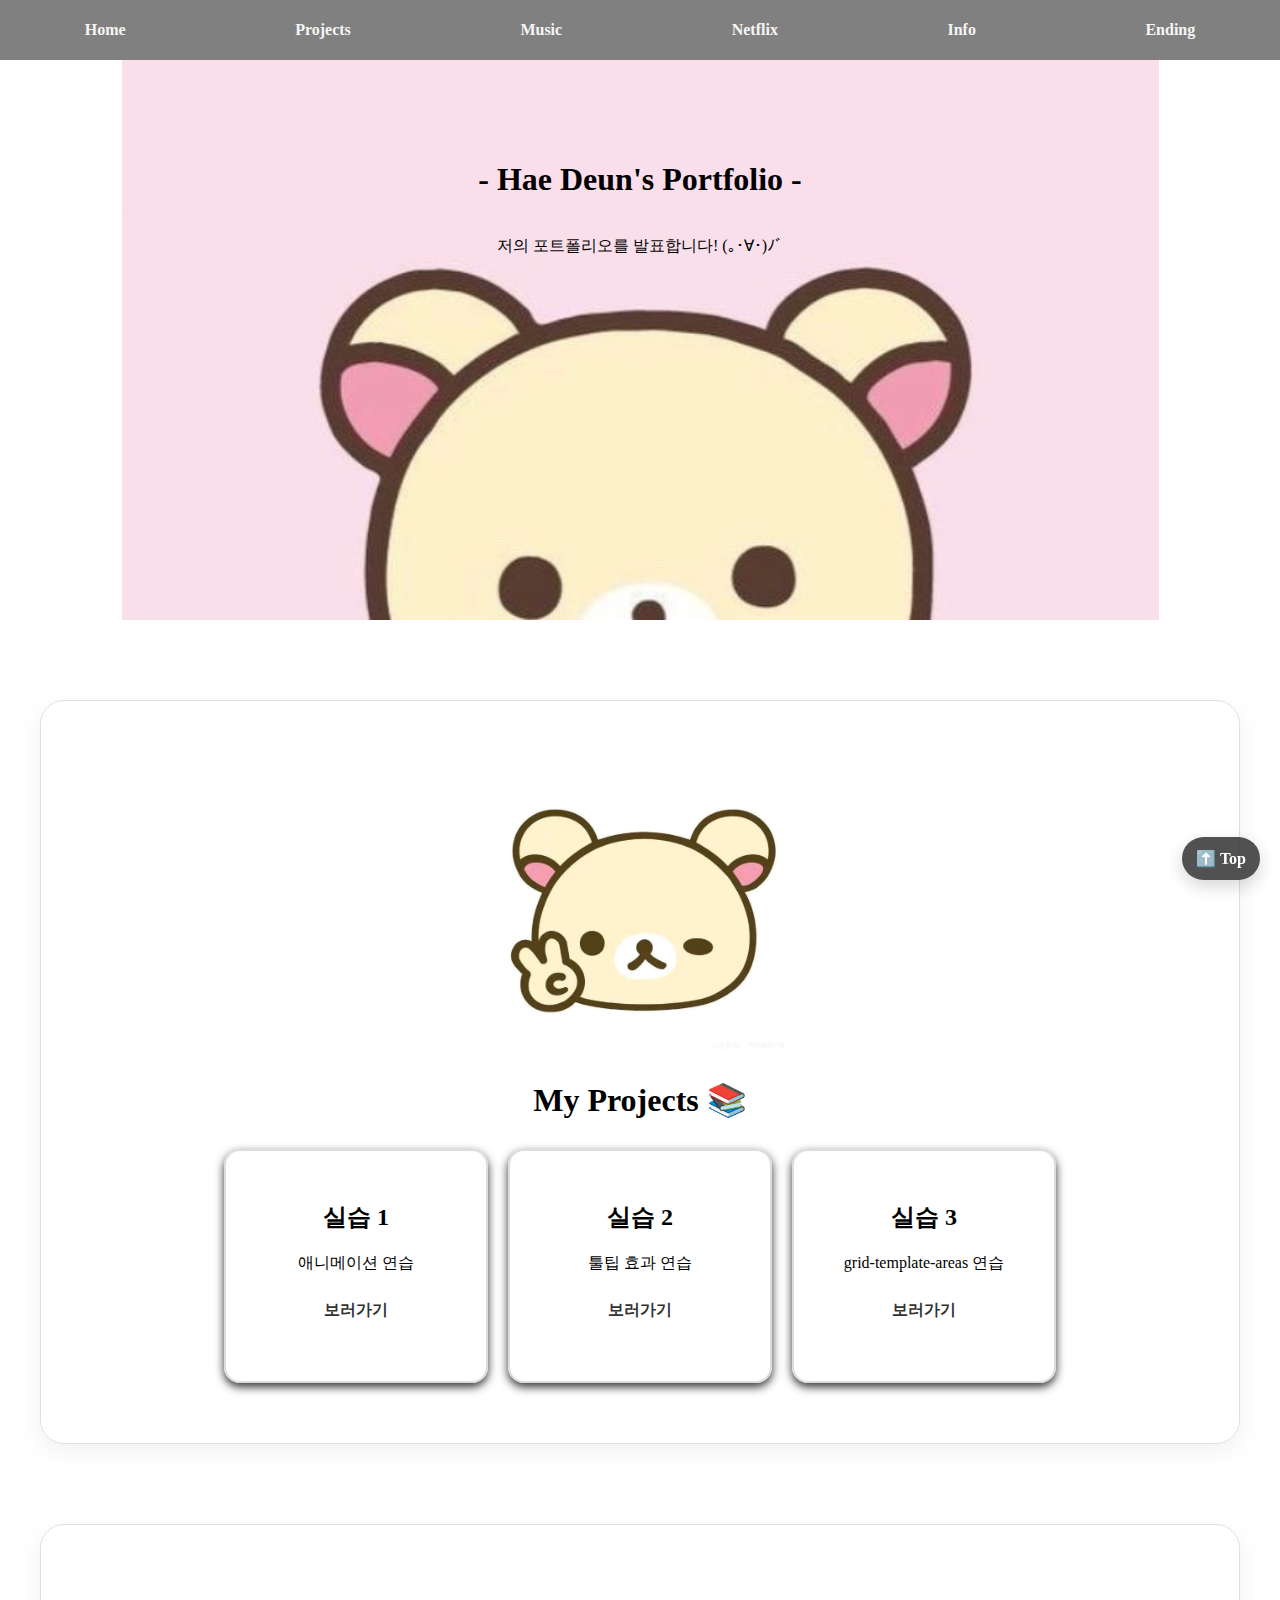
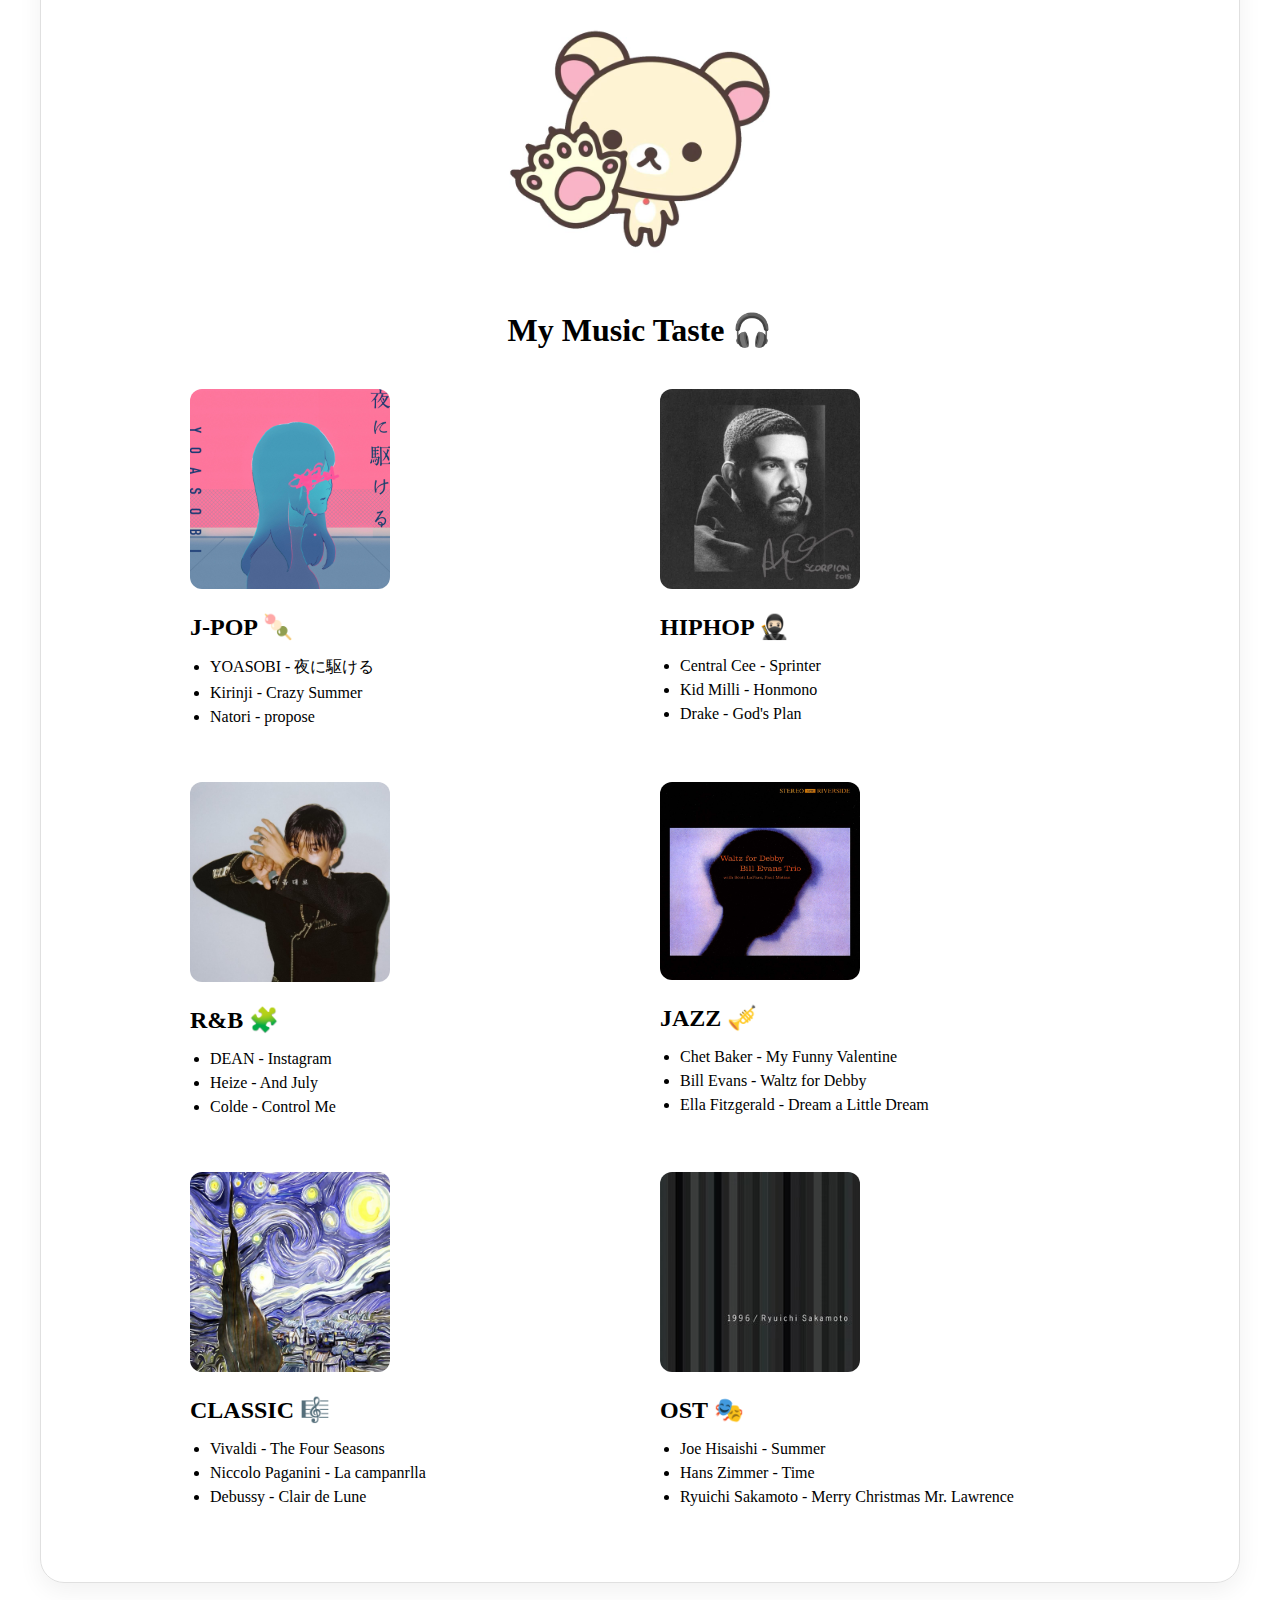
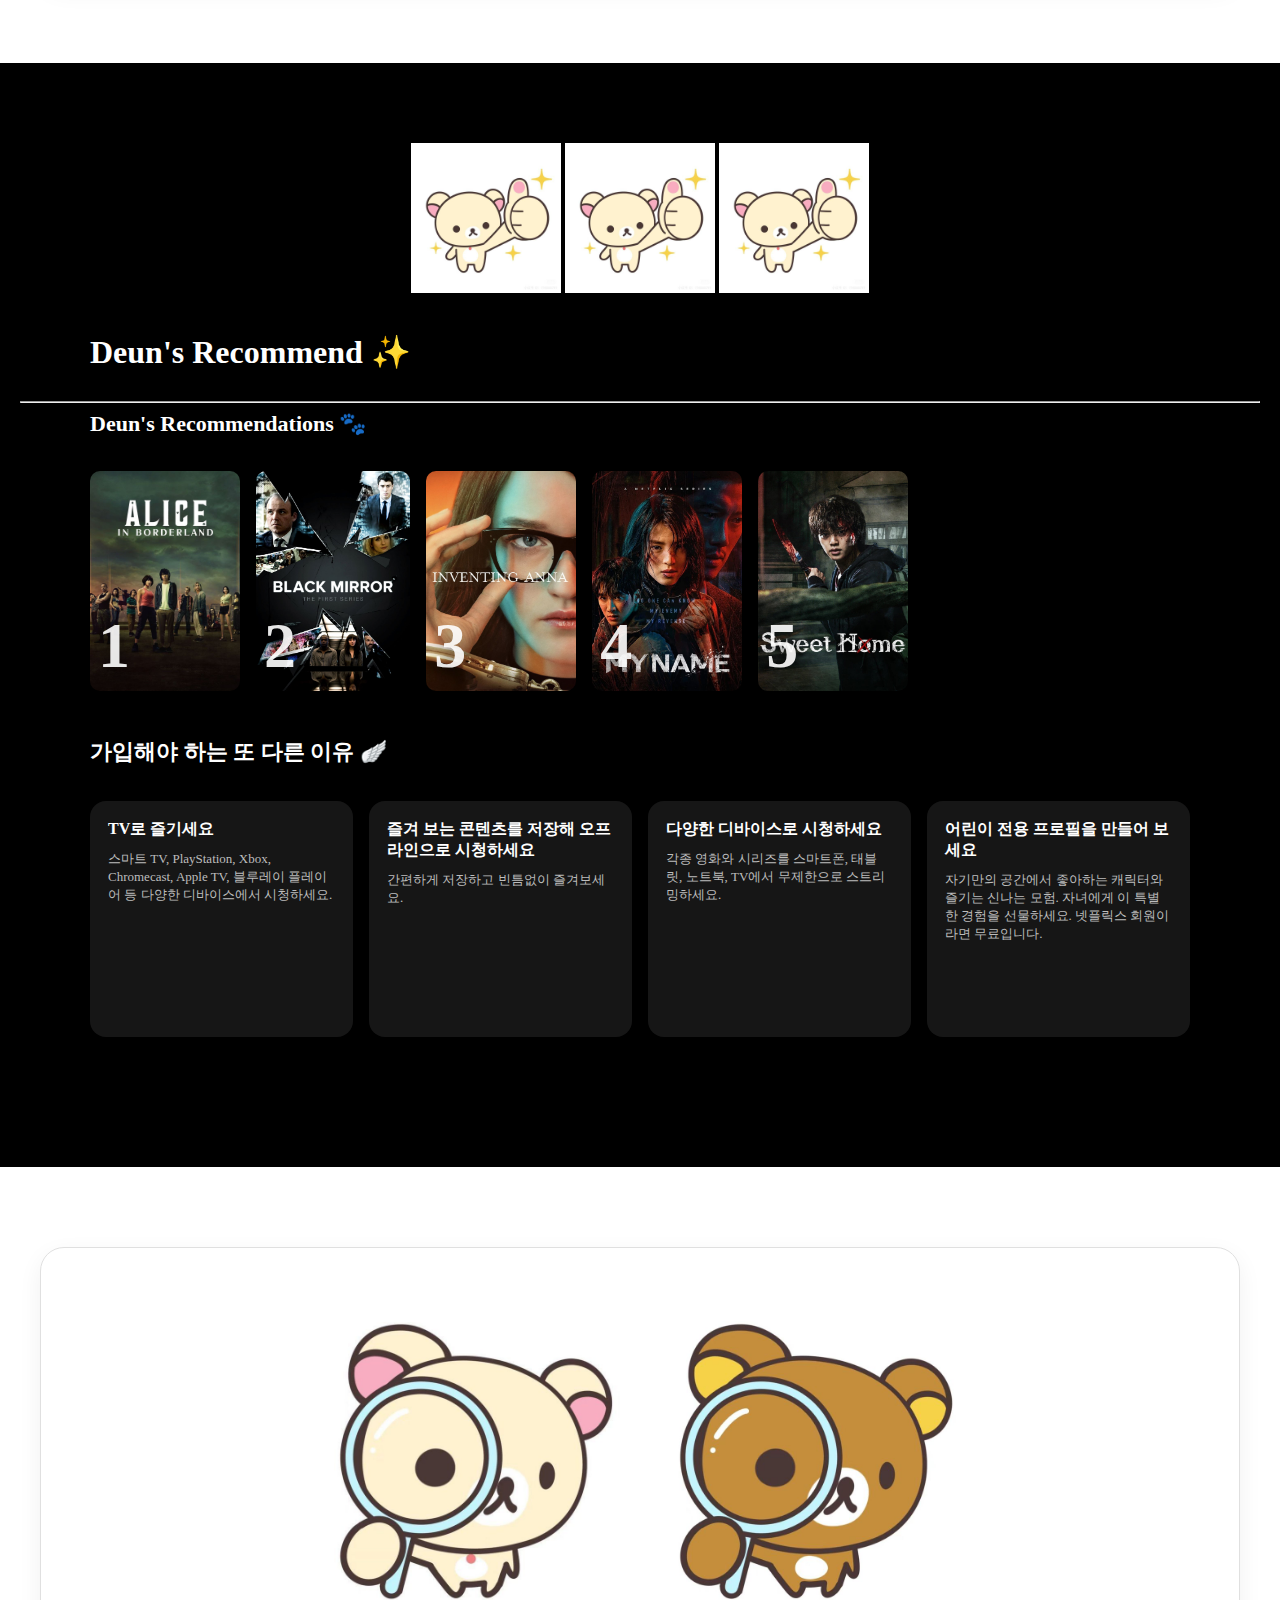
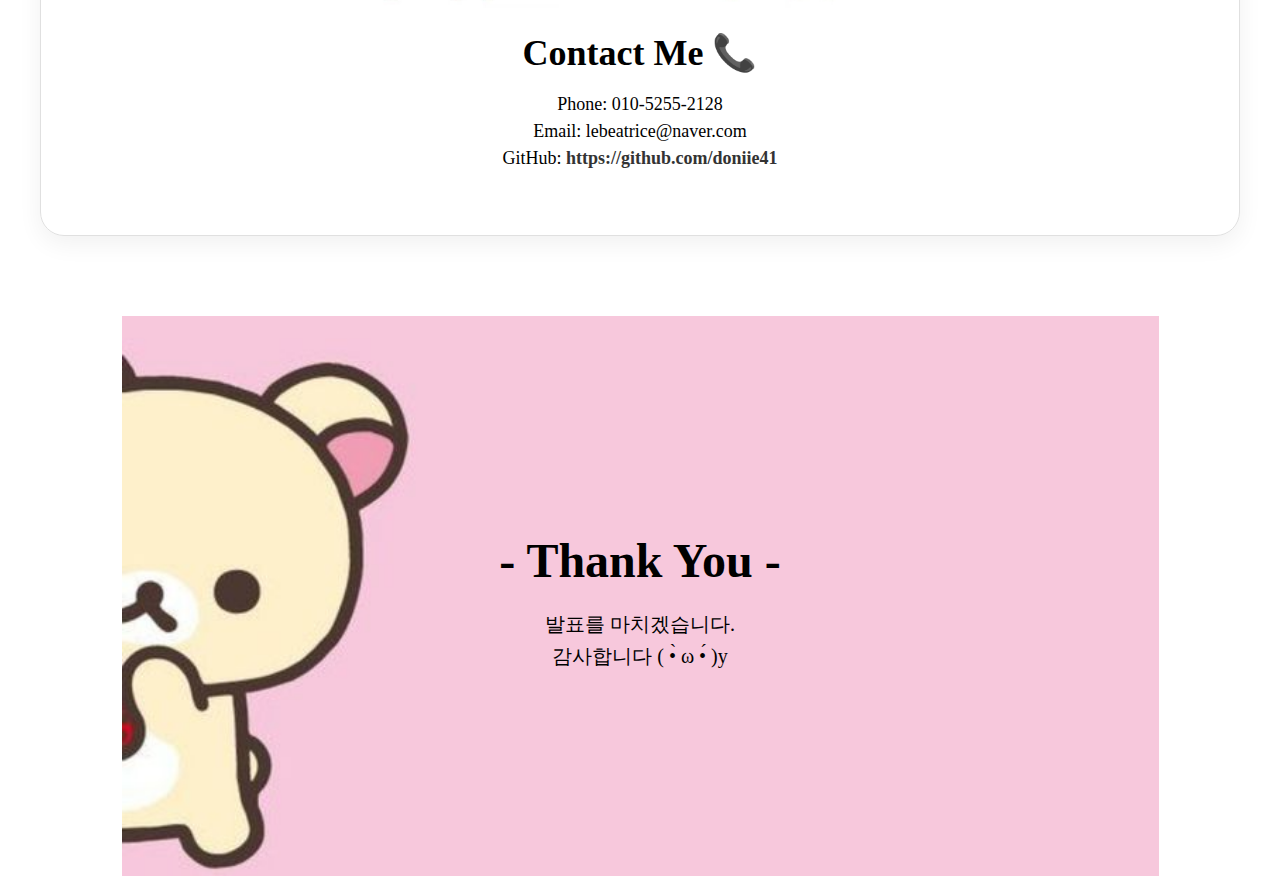
<file: index.html>
<!DOCTYPE html>
<html lang="en">
<head>
    <meta charset="UTF-8">
    <meta name="viewport" content="width=device-width, initial-scale=1.0">
    <title> Deuni Project </title>
    <link rel="stylesheet" href="style.css">
</head>

<body>
<!------------ nav 바 ------------->
    <div id="top"></div>
    <nav>
      <ul class="nav-menu">
        <li> <a href="#home">Home</a> </li>
        <li> <a href="#projects">Projects</a> </li>
        <li> <a href="#music">Music</a> </li>
        <li><a href="#netflix">Netflix</a></li>
        <li> <a href="#info">Info</a> </li>
        <li> <a href="#ending">Ending</a> </li>
      </ul>
    </nav>
<!------------ 시작 페이지 ------------->
    <section id="home" class="kuma">
        <h1>- Hae Deun's Portfolio -</h1>
        <p>저의 포트폴리오를 발표합니다! (｡･∀･)ﾉﾞ</p>
    </section>

<!------------ 2번 페이지 ------------->
   <section id="projects" class="projects">
     <img src="images/kuma07.jpg" width="300">
     <h1>My Projects 📚</h1>

    <div class="project-list">
    <div class="project-card">
      <h2>실습 1</h2>
      <p>애니메이션 연습</p>
      <a href="animation03-02.html" target="_blank">보러가기</a>
    </div>

    <div class="project-card">
      <h2>실습 2</h2>
      <p>툴팁 효과 연습</p>
      <a href="과제_툴팁효과.html" target="_blank">보러가기</a>
    </div>

    <div class="project-card">
      <h2>실습 3</h2>
      <p>grid-template-areas 연습</p>
      <a href="과제_grid.html" target="_blank">보러가기</a>
    </div>
  </div>
   </section>

<!------------ 3번 페이지 ------------->
    <section id="music" class="music">
    <img src="images/kuma05.jpg" width="300">
    <h1>My Music Taste 🎧</h1>

  <div class="genre-list">

    <!-- JPOP -->
    <div class="genre">
      <a href="https://youtu.be/by4SYYWlhEs?si=SDXS6bweqxevVte4" target="_blank">
      <img src="images/yoasobi.jpg" width="150" alt="JPOP 앨범"></a>
      <h2>J-POP 🍡</h2>
      <ul>
        <li>YOASOBI - 夜に駆ける</li>
        <li>Kirinji - Crazy Summer</li>
        <li>Natori - propose</li>
      </ul>
    </div>

    <!-- HIPHOP -->
    <div class="genre">
      <a href="https://youtu.be/m1a_GqJf02M?si=VzxnorNlr2p2ZQB6" target="_blank">
      <img src="images/drake.jpg" width="150" alt="HIPHOP 앨범"></a>
      <h2>HIPHOP 🥷🏻</h2>
      <ul>
        <li>Central Cee - Sprinter</li>
        <li>Kid Milli - Honmono</li>
        <li>Drake - God's Plan</li>
      </ul>
    </div>

    <!-- RNB -->
    <div class="genre">
       <a href="https://youtu.be/Rf-ctwR7P-M?si=NFWcLIPi5gQBQDkE" target="_blank">
       <img src="images/colde.jpg" width="150" alt="R&B 앨범"></a>
      <h2>R&B 🧩</h2>
      <ul>
        <li>DEAN - Instagram</li>
        <li>Heize - And July</li>
        <li>Colde - Control Me</li>
      </ul>
    </div>

    <!-- JAZZ -->
    <div class="genre">
        <a href="https://youtu.be/dH3GSrCmzC8?si=P8X8ixwC3zF1yfnd" target="_blank">
        <img src="images/billevans.jpg" width="150" alt="JAZZ 앨범"></a>
      <h2>JAZZ 🎺</h2>
      <ul>
        <li>Chet Baker - My Funny Valentine</li>
        <li>Bill Evans - Waltz for Debby</li>
        <li>Ella Fitzgerald - Dream a Little Dream</li>
      </ul>
    </div>

    <!-- CLASSIC -->
    <div class="genre">
        <a href="https://youtu.be/97_VJve7UVc?si=kM0t1QR0rnRA_3Ry" target="_blank">
        <img src="images/lune.jpg" alt="Classic 앨범"> </a>
      <h2>CLASSIC 🎼</h2>
     <ul>
      <li>Vivaldi - The Four Seasons</li>
      <li>Niccolo Paganini - La campanrlla</li>
      <li>Debussy - Clair de Lune</li>
     </ul>
    </div>

    <!-- OST -->
    <div class="genre">
       <a href="https://youtu.be/1OZDaRhHHyM?si=5Sx3y-ae0rmpgErc" target="_blank">
       <img src="images/Mr.Law.jpg" alt="OST 앨범"> </a>
      <h2>OST 🎭</h2>
     <ul>
      <li>Joe Hisaishi - Summer</li>
      <li>Hans Zimmer - Time</li>
      <li>Ryuichi Sakamoto - Merry Christmas Mr. Lawrence</li>
     </ul>
   </div>

  </div>
</section>

<!------------ 4 페이지 ------------->
   <section id="netflix" class="netflix"> 
    <img src="images/kuma06.jpg" width="150"> <img src="images/kuma06.jpg" width="150"> <img src="images/kuma06.jpg" width="150">
    <br> <br> <br>
    <h1 class="nf-title">Deun's Recommend ✨</h1> <hr>

  <!-- 추천작(지금 뜨는 콘텐츠) -->
  <div class="nf-row">
    <h2 class="nf-row-title">Deun's Recommendations 🐾</h2> <br>

    <div class="nf-cards">
      <!-- 카드 5개 (이미지 + 순위) -->
      <a class="nf-card" href="https://youtu.be/49_44FFKZ1M?si=AJiZOqoszHziyB5S" target="_blank">
      <span class="nf-rank">1</span>
      <img src="images/netflix02.jpg" width="150" height="220" alt="추천 1">
     </a>

      <a class="nf-card" href="https://youtu.be/yef_HfQoBd8?si=I6Ue5Be2zq8GIq_H" target="_blank">
      <span class="nf-rank">2</span>
      <img src="images/netflix03.jpg" width="150" height="220" alt="추천 2">
     </a>

     <a class="nf-card" href="https://youtu.be/65xa8TG2G8o?si=LkkAz-nZKbcRjWnW" target="_blank">
     <span class="nf-rank">3</span>
     <img src="images/netflix04.jpg" width="150" height="220" alt="추천 3">
     </a>

     <a class="nf-card" href="https://youtu.be/MaJ7ZT70ve4?si=9k3gt4Cls7xfTc_w" target="_blank">
     <span class="nf-rank">4</span>
     <img src="images/netflix05.jpg" width="150" height="220" alt="추천 4">
     </a>

     <a class="nf-card" href="https://youtu.be/7rI56NmD33Y?si=ZSsryRfnSo2XQaUi" target="_blank">
     <span class="nf-rank">5</span>
     <img src="images/netflix06.jpg" width="150" height="220" alt="추천 5">
     </a>
  </div> <br> <br> 
  
  <!-- 가입해야 하는 또 다른 이유 -->
  <div class="nf-reasons">
    <h2 class="nf-row-title">가입해야 하는 또 다른 이유 🪽</h2> <br>

    <div class="nf-reason-cards">
     <!-- 이유 카드 4개 -->
     <div class="nf-reason">
     <h3>TV로 즐기세요</h3>
     <p>스마트 TV, PlayStation, Xbox, Chromecast, Apple TV, 블루레이 플레이어 등 다양한 디바이스에서 시청하세요.</p>
     </div>

     <div class="nf-reason">
     <h3>즐겨 보는 콘텐츠를 저장해 오프라인으로 시청하세요</h3>
     <p>간편하게 저장하고 빈틈없이 즐겨보세요.</p>
     </div>

     <div class="nf-reason">
     <h3>다양한 디바이스로 시청하세요</h3>
     <p>각종 영화와 시리즈를 스마트폰, 태블릿, 노트북, TV에서 무제한으로 스트리밍하세요.</p>
     </div>

     <div class="nf-reason">
     <h3>어린이 전용 프로필을 만들어 보세요</h3>
     <p>자기만의 공간에서 좋아하는 캐릭터와 즐기는 신나는 모험. 자녀에게 이 특별한 경험을 선물하세요. 넷플릭스 회원이라면 무료입니다.</p>
     </div>
 </div>
</section>

<!------------ 5 페이지 ------------->
   <section id="info" class="info">

    <div class="info-imgs">
    <img class="kumawhite" src="images/kuma03.jpg" width="300"> 
    <img class="kumabrown" src="images/kuma04.jpg" width="300">
    </div>
    
    <h1>Contact Me 📞</h1>
    <p>Phone: 010-5255-2128</p>
    <p>Email: lebeatrice@naver.com</p>
    <p>GitHub: <a href="https://github.com/doniie41" target="_blank">https://github.com/doniie41</a></p>
</section>

<!------------ 마무리 페이지 ------------->
   <section id="ending" class="ending">
   <div class="ending-inner">
    <h1>- Thank You -</h1>
    <p>발표를 마치겠습니다.<br>감사합니다 ( •̀ ω •́ )y</p>
  </div>
</section> 
<!-- 맨 위로 올리기 버튼 -->
  <a href="#top" class="to-top">⬆️ Top</a>
</body>
</html>
</file>
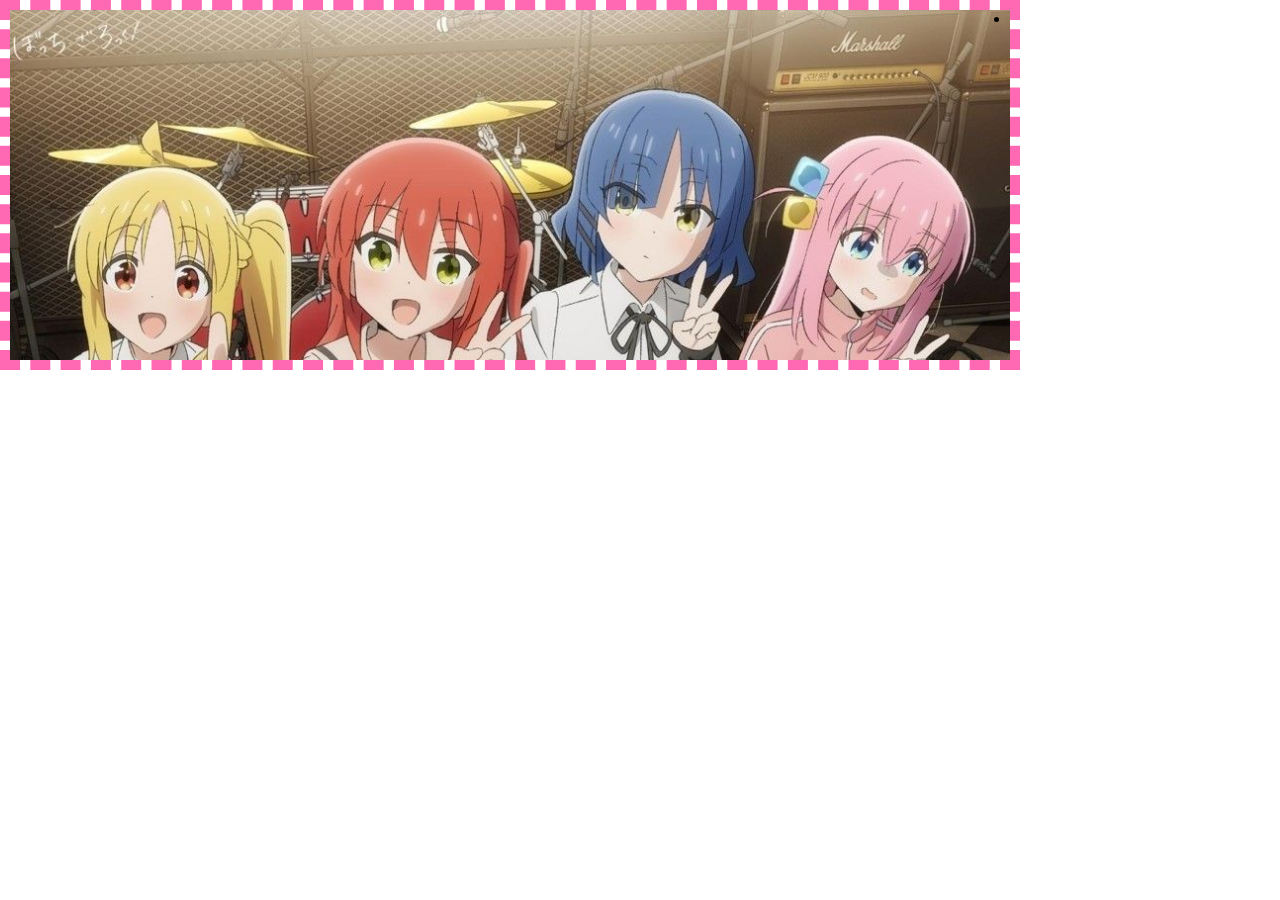
<file: animation03-02.html>
<!DOCTYPE html>
<html lang="en">
<head>
    <meta charset="UTF-8">
    <meta name="viewport" content="width=device-width, initial-scale=1.0">
    <title> animation03 </title>
    <style>
        *{
            margin: 0;
            padding: 0;
        }
        section{
            border: dashed 10px hotpink;
            overflow: hidden;
            width: 1000px;
        }
        ul{
            display: flex;
            width: 4000px;
            height: 350px;
            animation: slideAni 8s infinite ease-in-out;
        }
        li{
            width: 1000px;
            height: 350px;
        }
        li:nth-child(1){
            background: url(../images/anima01.jpg);
            background-size: cover;
        }
        li:nth-child(2){
            background: url(../images/anima02.jpg);
            background-size: cover;
        }
        li:nth-child(3){
            background: url(../images/anima03.jpg);
            background-size: cover;
        }
        li:nth-child(4){
            background: url(../images/anima04.jpg);
            background-size: cover;
        }
        @keyframes slideAni {
            0%{ transform: translate(0); }
            25% { transform: translate(-1000px);}
            50% { transform: translate(-2000px);}
            75% { transform: translate(-3000px);}
            100% { transform: translate(0);}
        }
    </style>
</head>
<body>
    <section> 
        <ul>
            <li></li>
            <li></li>
            <li></li>
            <li></li>
        </ul>
    </section>
</body>
</html>
</file>
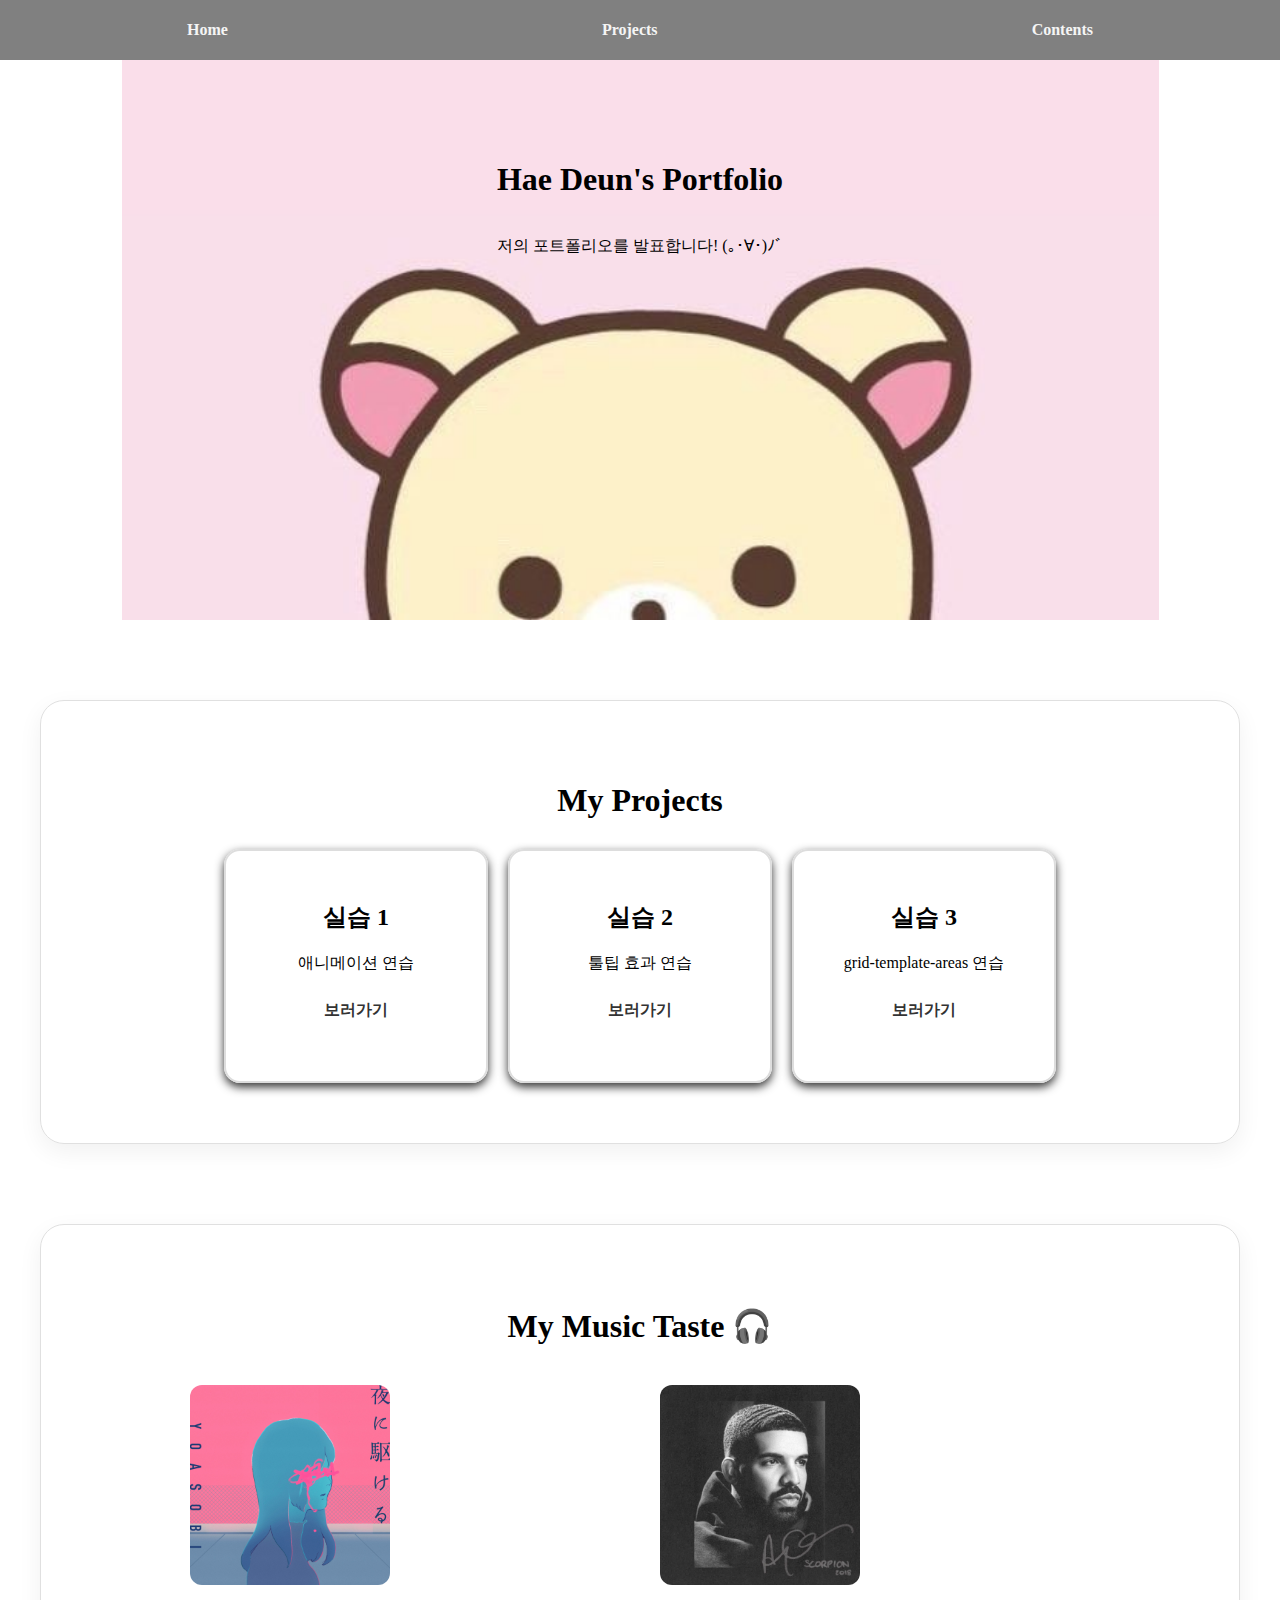
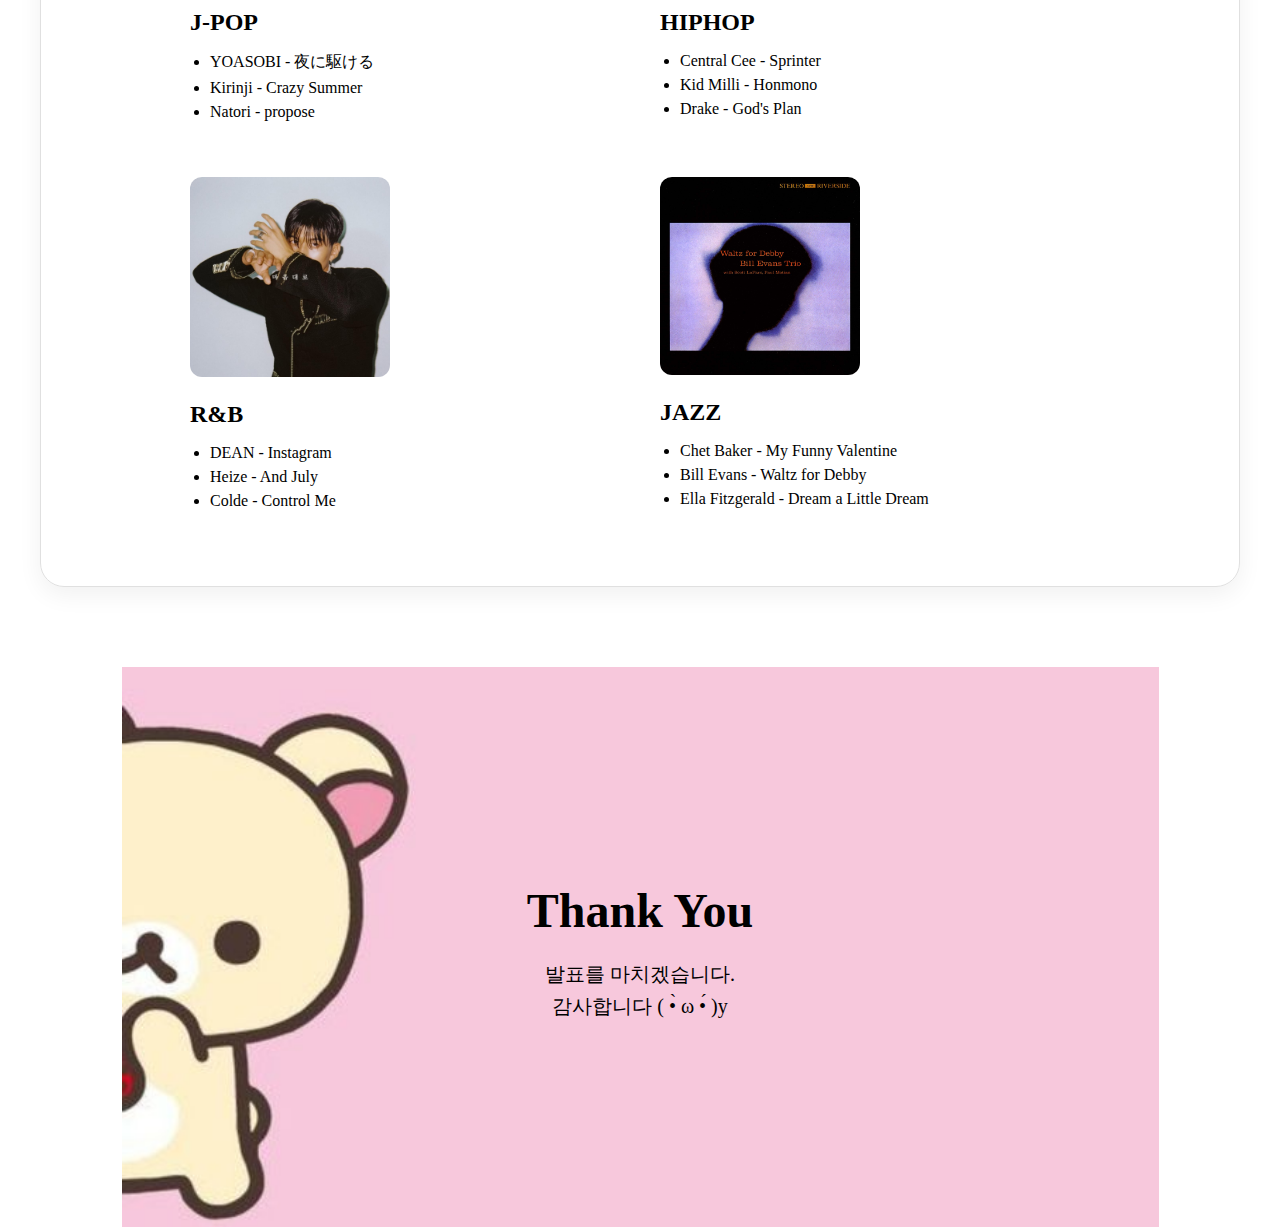
<file: Deun01.html>
<!DOCTYPE html>
<html lang="en">
<head>
    <meta charset="UTF-8">
    <meta name="viewport" content="width=device-width, initial-scale=1.0">
    <title> Deuni Project </title>
    <style>
        body{
            margin: 0;
        }
        /* nav */
        nav{
            height: 60px;
            position: relative;
            background-color: grey;
        }
        .nav-menu {
        list-style: none;          
        margin: 0;
        padding: 0;
        display: flex;            
        justify-content: space-around;
        align-items: center;       
        height: 100%;
        }
        .nav-menu li {
        margin: 0 20px;
        }
        .nav-menu a {
        text-decoration: none;     
        color: whitesmoke;
        font-weight: bold;
        } 
        /* section 123 */
        section {
        padding: 80px 20px;
        text-align: center;
        }
        /* 1 페이지 */
        .kuma{
          background-image: url(../images/kuma.jpg);
          background-repeat: no-repeat;
          background-position: center;
          background-size: contain;

          height: 400px;
          display: flex;
          flex-direction: column;
          /* justify-content: center; */
          align-items: center;
          text-align: center;
        }
        /* 2 페이지 */
        .projects {
        padding: 40px;
        text-align: center;
        }

        .project-list {
        display: flex;
        justify-content: center;
        gap: 20px;
        margin-top: 30px;
        } 

        .project-card {
        border: 2px solid #ddd;
        border-radius: 16px;
        padding: 30px;
        width: 200px;
        height: 170px;
        box-shadow: 0 4px 10px #333;
        }

        .project-card a {
        display: inline-block;
        margin-top: 10px;
        text-decoration: none;
        color: #333;
        font-weight: bold;
        }
        /* 3 페이지 */
        .genre-list {
        display: grid;
        grid-template-columns: repeat(2, 1fr); /* ⭐ 한 줄에 두 장르 */
        gap: 40px;
        max-width: 900px;
        margin: 40px auto 0;
        }

        .genre {
        text-align: left;
        }

       .genre img {
       width: 100%;
       max-width: 200px;
       border-radius: 12px;
       margin-bottom: 10px;
       }

       .genre h2 {
       margin: 10px 0;
       }

       .genre ul {
       padding-left: 20px;
       }

       .genre li {
       margin-bottom: 6px;
       }
      /* 4 페이지 */
       .ending {
       background-image: url(../images/kuma02.jpg);
       background-repeat: no-repeat;
       background-position: center;
       background-size: contain;
       height: 400px;
       display: flex;
       justify-content: center;
       align-items: center;
       }

       .ending-inner {
       text-align: center;
       }

       .ending h1 {
       font-size: 48px;
       margin-bottom: 20px;
       }

       .ending p {
       font-size: 20px;
       line-height: 1.6;
       }
      /* 그 외 꾸미기 .... */
      .projects,
      .contents {
      border: 1.5px solid #e0e0e0;
      border-radius: 24px;
      margin: 80px 40px;
      padding: 60px 40px;
      box-shadow: 0 8px 24px rgba(0, 0, 0, 0.06);
      }
    </style>

</head>
<body>
    <nav>
      <ul class="nav-menu">
        <li> <a href="#home">Home</a> </li>
        <li> <a href="#projects">Projects</a> </li>
        <li> <a href="#contents">Contents</a> </li>
      </ul>
    </nav>
<!------------ 1번 페이지 ------------->
    <section id="home" class="kuma">
        <h1>Hae Deun's Portfolio</h1>
        <p>저의 포트폴리오를 발표합니다! (｡･∀･)ﾉﾞ</p>
    </section>

<!------------ 2번 페이지 ------------->
   <section id="projects" class="projects">
     <h1>My Projects</h1>

    <div class="project-list">
    <div class="project-card">
      <h2>실습 1</h2>
      <p>애니메이션 연습</p>
      <a href="animation03-02.html" target="_blank">보러가기</a>
    </div>

    <div class="project-card">
      <h2>실습 2</h2>
      <p>툴팁 효과 연습</p>
      <a href="과제_툴팁효과.html" target="_blank">보러가기</a>
    </div>

    <div class="project-card">
      <h2>실습 3</h2>
      <p>grid-template-areas 연습</p>
      <a href="과제_grid.html" target="_blank">보러가기</a>
    </div>
  </div>
   </section>

<!------------ 3번 페이지 ------------->
    <section id="contents" class="contents">
    <h1>My Music Taste 🎧</h1>

     <div class="genre-list">

    <!-- JPOP -->
    <div class="genre">

      <a href="https://youtu.be/by4SYYWlhEs?si=SDXS6bweqxevVte4" target="_blank">
      <img src="../images/yoasobi.jpg" width="150" alt="JPOP 앨범"></a>
      <h2>J-POP</h2>
      <ul>
        <li>YOASOBI - 夜に駆ける</li>
        <li>Kirinji - Crazy Summer</li>
        <li>Natori - propose</li>
      </ul>
    </div>

    <!-- HIPHOP -->
    <div class="genre">
      <a href="https://youtu.be/m1a_GqJf02M?si=VzxnorNlr2p2ZQB6" target="_blank">
      <img src="../images/drake.jpg" width="150" alt="HIPHOP 앨범"></a>
      <h2>HIPHOP</h2>
      <ul>
        <li>Central Cee - Sprinter</li>
        <li>Kid Milli - Honmono</li>
        <li>Drake - God's Plan</li>
      </ul>
    </div>

    <!-- RNB -->
    <div class="genre">
       <a href="https://youtu.be/Rf-ctwR7P-M?si=NFWcLIPi5gQBQDkE" target="_blank">
       <img src="../images/colde.jpg" width="150" alt="R&B 앨범"></a>
      <h2>R&B</h2>
      <ul>
        <li>DEAN - Instagram</li>
        <li>Heize - And July</li>
        <li>Colde - Control Me</li>
      </ul>
    </div>

    <!-- JAZZ -->
    <div class="genre">
        <a href="https://youtu.be/dH3GSrCmzC8?si=P8X8ixwC3zF1yfnd" target="_blank">
        <img src="../images/billevans.jpg" width="150" alt="JAZZ 앨범"></a>
      <h2>JAZZ</h2>
      <ul>
        <li>Chet Baker - My Funny Valentine</li>
        <li>Bill Evans - Waltz for Debby</li>
        <li>Ella Fitzgerald - Dream a Little Dream</li>
      </ul>
    </div>
  </div>
</section>

<!------------ 4번 페이지 ------------->
   <section id="ending" class="ending">
   <div class="ending-inner">
    <h1>Thank You</h1>
    <p>발표를 마치겠습니다.<br>감사합니다 ( •̀ ω •́ )y</p>
  </div>
</section> 

</body>
</html>
</file>
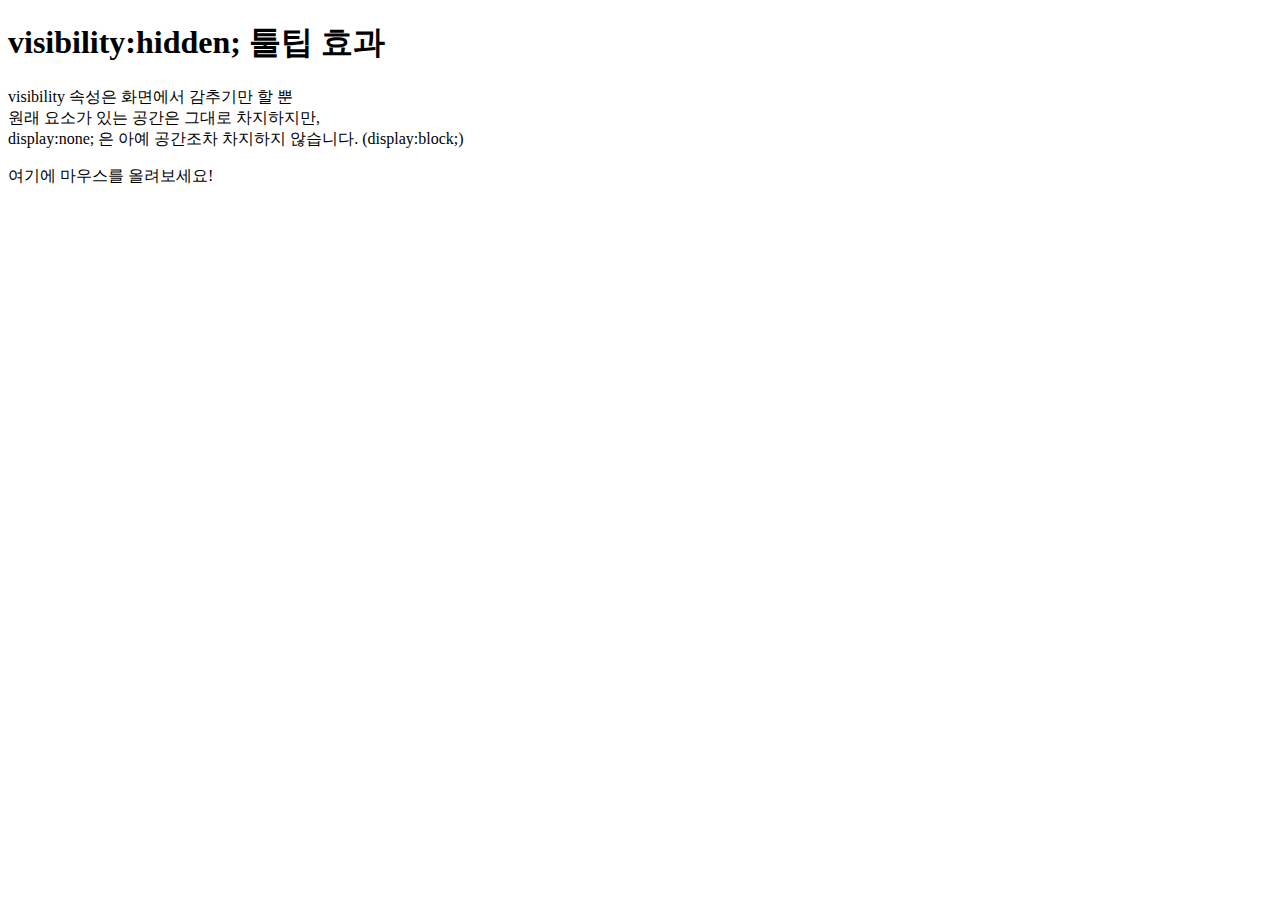
<file: 과제_툴팁효과.html>
<!DOCTYPE html>
<html lang="en">
<head>
    <meta charset="UTF-8">
    <meta name="viewport" content="width=device-width, initial-scale=1.0">
    <title>툴팁 효과</title>
    <style>
        .tooltip-content{
            opacity: 0;
            visibility: visible;
            background-color: lightcoral;
            width: 400px;
            text-align: center;
            padding: 10px;
            color: white;
            font-weight: bold;
            cursor: pointer;
        }
        .tooltip-content:hover{
            opacity: 1;
            visibility: visible;
        }
    </style>
</head>
<body>
    <h1> visibility:hidden; 툴팁 효과 </h1>
    <p> visibility 속성은 화면에서 감추기만 할 뿐  <br>
    원래 요소가 있는 공간은 그대로 차지하지만, <br>
    display:none; 은 아예 공간조차 차지하지 않습니다.
    (display:block;)
    </p>
    
    <div class="tooltip">
        <span>여기에 마우스를 올려보세요!</span> <br> <br>
        <div class="tooltip-content"> 
            <p>마우스를 올려야 나타나는 툴팁 부분</p>
        </div>
    </div>
</body>
</html>
</file>
<file: style.css>
body{
            margin: 0;
        }
        /* nav */
        nav{
            height: 60px;
            position: relative;
            background-color: grey;
        }
        .nav-menu {
        list-style: none;          
        margin: 0;
        padding: 0;
        display: flex;            
        justify-content: space-around;
        align-items: center;       
        height: 100%;
        }
        .nav-menu li {
        margin: 0 20px;
        }
        .nav-menu a {
        text-decoration: none;     
        color: whitesmoke;
        font-weight: bold;
        } 
        .nav-menu a:hover {
          border-bottom: 2px solid whitesmoke;
        }

        /* section */
        section {
        padding: 80px 20px;
        text-align: center;
        }

        /* 시작 페이지 */
        .kuma{
          background-image: url(images/kuma.jpg);
          background-repeat: no-repeat;
          background-position: center;
          background-size: contain;

          height: 400px;
          display: flex;
          flex-direction: column;
          /* justify-content: center; */
          align-items: center;
          text-align: center;
        }

        /* 2 페이지 */
        .projects {
        padding: 40px;
        text-align: center;
        }

        .project-list {
        display: flex;
        justify-content: center;
        gap: 20px;
        margin-top: 30px;
        } 

        .project-card {
        border: 2px solid #ddd;
        border-radius: 16px;
        padding: 30px;
        width: 200px;
        height: 170px;
        box-shadow: 0 4px 10px #333;

        transition: 0.2s;
        }

        .project-card:hover {
          transform: translateY(-6px);
        }

        .project-card a {
        display: inline-block;
        margin-top: 10px;
        text-decoration: none;
        color: #333;
        font-weight: bold;
        }

        /* 3 페이지 */
         /* musuc 은 grid 이용, 장르 2개가 한줄 오게!! */
        .genre-list {
        display: grid;
        grid-template-columns: repeat(2, 1fr); 
        gap: 40px;
        max-width: 900px;
        margin: 40px auto 0;
        }

        .genre {
        text-align: left;
        }

       .genre img {
       width: 100%;
       max-width: 200px;
       border-radius: 12px;
       margin-bottom: 10px;

       transition: 0.2s;
       }

       .genre img:hover {
        transform: scale(1.05);
       }

       .genre h2 {
       margin: 10px 0;
       }

       .genre ul {
       padding-left: 20px;
       }

       .genre li {
       margin-bottom: 6px;
       }
      
       /* 4 페이지 */
       .netflix {
       background: #000;
       color: #fff;
       padding: 80px 20px;
       }

       .nf-title {
       margin: 0 0 30px;
       font-size: 32px;
       text-align: left;
       max-width: 1100px;
       margin-left: auto;
       margin-right: auto;
       }

       .nf-row, .nf-reasons {
       max-width: 1100px;
       margin: 0 auto 50px;
       text-align: left;
       }

       .nf-row-title {
       margin: 0 0 16px;
       font-size: 22px;
       }

       /* 추천작 줄 */
       .nf-cards {
       display: flex;
       gap: 16px;
       overflow-x: auto;        
       padding-bottom: 10px;
       /* 스크롤 버튼 줄일때 안뜨게 */
       scrollbar-width: none;
       }

       .nf-cards::-webkit-scrollbar {
       display: none;
       }

       .nf-card {
       position: relative;
       display: block;
       min-width: 150px;
       border-radius: 10px;
       overflow: hidden;
       text-decoration: none;
       }

       .nf-card img {
       width: 100%;
       display: block;
       transition: transform 0.2s ease;  /* hover 애니메이션 */
       }

       .nf-card:hover img {
       transform: scale(1.06);
       }

       .nf-rank {
       position: absolute;
       left: 8px;
       bottom: 8px;
       font-size: 64px;
       font-weight: 900;
       color: rgba(255,255,255,0.9);
       text-shadow: 0 6px 18px rgba(0,0,0,0.7);
       }

       /* 가입 이유 카드 4개 */
       .nf-reason-cards {
       display: grid;
       grid-template-columns: repeat(4, 1fr);
       gap: 16px;
       }

       .nf-reason {
       background: #161616;
       border-radius: 16px;
       padding: 18px;
       min-height: 200px;
       }

       .nf-reason h3 {
       margin: 0 0 10px;
       font-size: 16px;
       }

       .nf-reason p {
       margin: 0;
       color: #bdbdbd;
       font-size: 13px;
       line-height: 1.4;
      }

       /* 5 페이지 */
      .info {
      /* padding: 40px;
      text-align: center; */

      position: relative;
      overflow: hidden;
      }

      .info-imgs {
        display: flex;
        justify-content: center;
        gap: 40px;
        margin-bottom: 20px;
      }

      .info h1 {
     font-size: 36px;
     margin-bottom: 20px;
     }

      .info p {
      font-size: 18px;
      margin: 6px 0;
    }

      .info a {
    color: #333;
    text-decoration: none;
    font-weight: bold;
    }

     /* kuma 이미지들 좌 하양 우 갈색 들어오는 애니메이션 */
     .kumawhite{
      /* position: absolute;
      top: 40px;
      left: 25%;  텍스트랑 분리 */ 
      animation: kumawhite 2s ease-out forwards;
     }
     
     .kumabrown{
      /* position: absolute;
      top: 40px;
      right: 25%; 텍스트랑 분리 */
      animation: kumabrown 2s ease-out forwards;
      /* animation-delay: 0.15s; 브라운쿠마 더 늦게 나오기 살짝 어색 */
     }

      @keyframes kumawhite{
        from{
              transform: translateX(-300px);
              opacity: 0;
        }to{
               transform: translateX(0);
               opacity: 1;  
        }
      }

      @keyframes kumabrown{
         from{
             transform: translateX(300px);
             opacity: 0;
        }to{
             transform: translateX(0);
             opacity: 1;
        }
      }

      /* 마무리 페이지 */
       .ending {
       background-image: url(images/kuma02.jpg);
       background-repeat: no-repeat;
       background-position: center;
       background-size: contain;
       height: 400px;
       display: flex;
       justify-content: center;
       align-items: center;
       }

       .ending-inner {
       text-align: center;
       }

       .ending h1 {
       font-size: 48px;
       margin-bottom: 20px;
       }

       .ending p {
       font-size: 20px;
       line-height: 1.6;
       }

      /* 그 외 꾸미기 .... */
      .projects,
      .music,
      .info {
      border: 1.5px solid #e0e0e0;
      border-radius: 24px;
      margin: 80px 40px;
      padding: 60px 40px;
      box-shadow: 0 8px 24px rgba(0, 0, 0, 0.06);
      }
         
      /* project 반응형 */
       /* 1) Projects: 화면 좁아지면 가로 → 세로로 내려가게 */
       @media (max-width: 900px) {
       .project-list {
       flex-wrap: wrap;          
       justify-content: center;
       }

       .project-card {
        width: 220px;             
       }
      }

       /* 2) 더 좁아지면 Projects 카드 1줄(세로)로 */
       @media (max-width: 520px) {
       .project-list {
       flex-direction: column;
       align-items: center;
       }

       .project-card {
       width: 90%;
       max-width: 320px;
       height: auto;             
       }
      }

     /* music 반응형 */
     /* 1) Music(genre-list): 2열 → 1열로 */
       @media (max-width: 900px) {
       .genre-list {
       grid-template-columns: 1fr;  /* 한 줄에 하나씩 */
       }

       .genre {
       text-align: center;          /* 모바일에서 보기 좋게 */
       }

       .genre ul {
       display: inline-block;       /* 가운데 정렬 느낌 */
       text-align: left;            /* 글은 왼쪽 정렬 유지 */
       }
      }

     /* netflix 반응형 */
      /* 1) 추천작: 화면이 좁아지면 카드 크기 살짝 줄이고 스크롤 유지 */
     @media (max-width: 900px) {
     .nf-card { min-width: 160px; }
     .nf-rank { font-size: 54px; }
     }

     /* 2) 가입 이유: 4칸 → 2칸 */
     @media (max-width: 900px) {
     .nf-reason-cards {
     grid-template-columns: repeat(2, 1fr);
     }
     }

     /* 3) 더 좁아지면: 2칸 → 1칸, 패딩도 줄이기 */
     @media (max-width: 520px) {
     .netflix {
     padding: 60px 14px;
     }

     .nf-title {
     font-size: 26px;
     }

     .nf-row-title {
     font-size: 18px;
     }

     .nf-card { 
      min-width: 140px; }

     .nf-rank { 
      font-size: 46px; }

     .nf-reason-cards {
      grid-template-columns: 1fr;
     }
     }

     /* 맨 위로 버튼 (시작 페이지로 #home) */
     html {
     scroll-behavior: smooth; /* 부드럽게 이동 */
     }

     .to-top {
     position: fixed;
     right: 20px;
     bottom: 20px;

     background: #333;
     color: white;
     text-decoration: none;
     font-weight: bold;

     padding: 12px 14px;
     border-radius: 999px;

     box-shadow: 0 6px 18px rgba(0,0,0,0.2);
     opacity: 0.85;
     transition: 0.2s;
     }

     .to-top:hover {
     opacity: 1;
     transform: translateY(-2px);
     }
</file>
